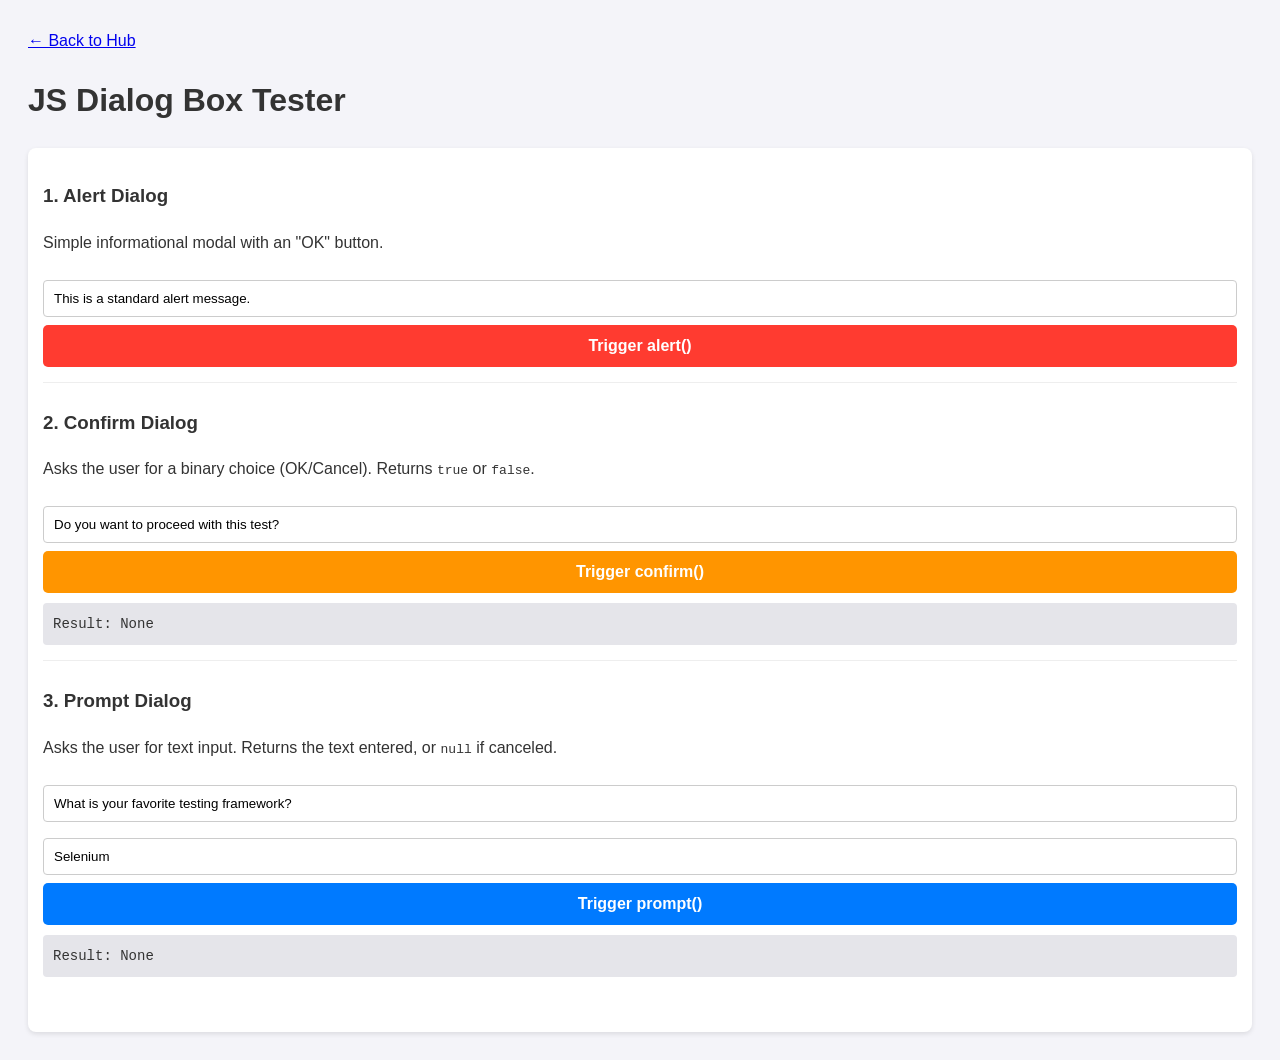
<file: tests/dialog-box/index.html>
<!DOCTYPE html>
<html lang="en">
<head>
    <meta charset="UTF-8">
    <meta name="viewport" content="width=device-width, initial-scale=1.0">
    <title>Dialog Box Test</title>
    <link rel="stylesheet" href="../../style.css">
    <style>
        .section {
            margin-bottom: 25px;
            padding-bottom: 15px;
            border-bottom: 1px solid #eee;
        }
        .section:last-child { border: none; }
        input[type="text"] {
            width: 100%;
            padding: 10px;
            margin: 8px 0;
            box-sizing: border-box;
            border: 1px solid #ccc;
            border-radius: 4px;
        }
        .btn {
            width: 100%;
            padding: 12px;
            color: white;
            border: none;
            border-radius: 5px;
            font-size: 16px;
            cursor: pointer;
            font-weight: bold;
        }
        .btn-alert { background-color: #ff3b30; }
        .btn-confirm { background-color: #ff9500; }
        .btn-prompt { background-color: #007aff; }
        .result-box {
            background: #e5e5ea;
            padding: 10px;
            border-radius: 4px;
            margin-top: 10px;
            font-family: monospace;
            font-size: 14px;
        }
    </style>
</head>
<body>
    <header>
        <a href="../../index.html">← Back to Hub</a>
        <h1>JS Dialog Box Tester</h1>
    </header>

    <main class="card">
        <div class="section">
            <h3>1. Alert Dialog</h3>
            <p>Simple informational modal with an "OK" button.</p>
            <input type="text" id="alert-text" value="This is a standard alert message.">
            <button id="btn-alert" class="btn btn-alert">Trigger alert()</button>
        </div>

        <div class="section">
            <h3>2. Confirm Dialog</h3>
            <p>Asks the user for a binary choice (OK/Cancel). Returns <code>true</code> or <code>false</code>.</p>
            <input type="text" id="confirm-text" value="Do you want to proceed with this test?">
            <button id="btn-confirm" class="btn btn-confirm">Trigger confirm()</button>
            <div class="result-box">Result: <span id="confirm-result">None</span></div>
        </div>

        <div class="section">
            <h3>3. Prompt Dialog</h3>
            <p>Asks the user for text input. Returns the text entered, or <code>null</code> if canceled.</p>
            <input type="text" id="prompt-text" value="What is your favorite testing framework?">
            <input type="text" id="prompt-default" value="Selenium" placeholder="Optional default value">
            <button id="btn-prompt" class="btn btn-prompt">Trigger prompt()</button>
            <div class="result-box">Result: <span id="prompt-result">None</span></div>
        </div>
    </main>

    <script>
        // Alert Logic
        document.getElementById('btn-alert').addEventListener('click', () => {
            const msg = document.getElementById('alert-text').value;
            window.alert(msg);
        });

        // Confirm Logic
        document.getElementById('btn-confirm').addEventListener('click', () => {
            const msg = document.getElementById('confirm-text').value;
            const result = window.confirm(msg);
            document.getElementById('confirm-result').textContent = result ? "TRUE (User clicked OK)" : "FALSE (User clicked Cancel)";
        });

        // Prompt Logic
        document.getElementById('btn-prompt').addEventListener('click', () => {
            const msg = document.getElementById('prompt-text').value;
            const defaultVal = document.getElementById('prompt-default').value;
            const result = window.prompt(msg, defaultVal);
            
            if (result === null) {
                document.getElementById('prompt-result').textContent = "NULL (User canceled)";
            } else if (result === "") {
                document.getElementById('prompt-result').textContent = '"" (User left it blank and hit OK)';
            } else {
                document.getElementById('prompt-result').textContent = `"${result}"`;
            }
        });
    </script>
</body>
</html>
</file>
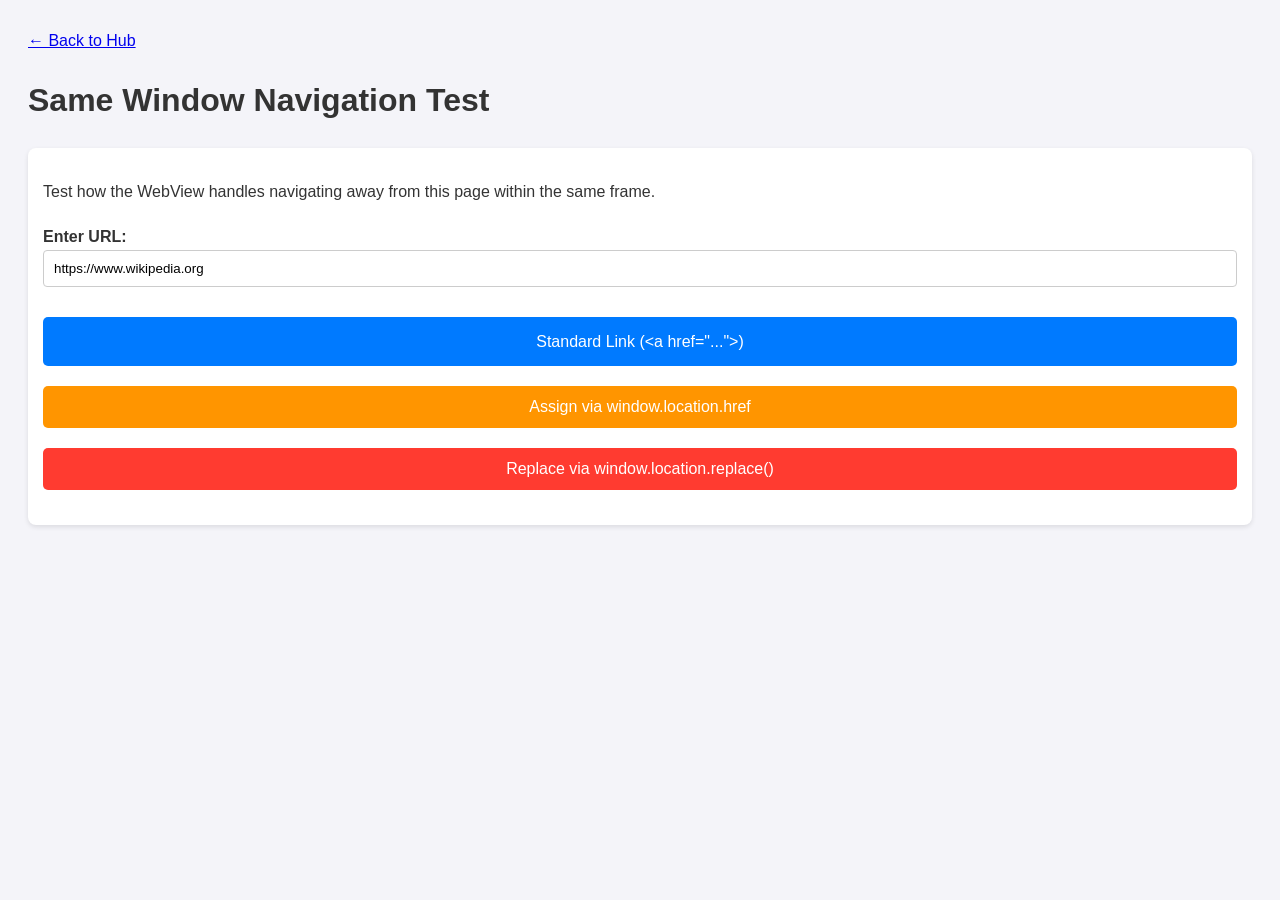
<file: tests/window-navigate/index.html>
<!DOCTYPE html>
<html lang="en">
<head>
    <meta charset="UTF-8">
    <meta name="viewport" content="width=device-width, initial-scale=1.0">
    <title>Same Window Navigation Test</title>
    <link rel="stylesheet" href="../../style.css">
    <style>
        .input-group {
            margin: 20px 0;
        }
        input[type="url"] {
            width: 100%;
            padding: 10px;
            margin-bottom: 10px;
            box-sizing: border-box;
            border: 1px solid #ccc;
            border-radius: 4px;
        }
        .btn {
            width: 100%;
            padding: 12px;
            color: white;
            border: none;
            border-radius: 5px;
            font-size: 16px;
            cursor: pointer;
            margin-bottom: 10px;
            display: block;
            text-align: center;
            text-decoration: none;
            box-sizing: border-box;
        }
        .btn-html { background-color: #007aff; }
        .btn-location { background-color: #ff9500; }
        .btn-replace { background-color: #ff3b30; }
    </style>
</head>
<body>
    <header>
        <a href="../../index.html">← Back to Hub</a>
        <h1>Same Window Navigation Test</h1>
    </header>

    <main class="card">
        <p>Test how the WebView handles navigating away from this page within the same frame.</p>
        
        <div class="input-group">
            <label for="url-input"><strong>Enter URL:</strong></label>
            <input type="url" id="url-input" value="https://www.wikipedia.org" placeholder="https://example.com">
        </div>

        <div class="input-group">
            <a href="https://www.wikipedia.org" id="standard-link" class="btn btn-html">
                Standard Link (&lt;a href="..."&gt;)
            </a>
        </div>

        <div class="input-group">
            <button id="location-btn" class="btn btn-location">Assign via window.location.href</button>
        </div>

        <div class="input-group">
            <button id="replace-btn" class="btn btn-replace">Replace via window.location.replace()</button>
        </div>
    </main>

    <script>
        const urlInput = document.getElementById('url-input');
        const standardLink = document.getElementById('standard-link');
        const locationBtn = document.getElementById('location-btn');
        const replaceBtn = document.getElementById('replace-btn');

        // Helper to format URL
        function getCleanUrl() {
            let url = urlInput.value.trim();
            return url;
        }

        // Sync input with standard HTML link
        urlInput.addEventListener('input', () => {
            standardLink.href = getCleanUrl();
        });

        // Handle window.location.href (Adds to session history)
        locationBtn.addEventListener('click', () => {
            window.location.href = getCleanUrl();
        });

        // Handle window.location.replace (Overwrites current history entry)
        replaceBtn.addEventListener('click', () => {
            window.location.replace(getCleanUrl());
        });
    </script>
</body>
</html>
</file>
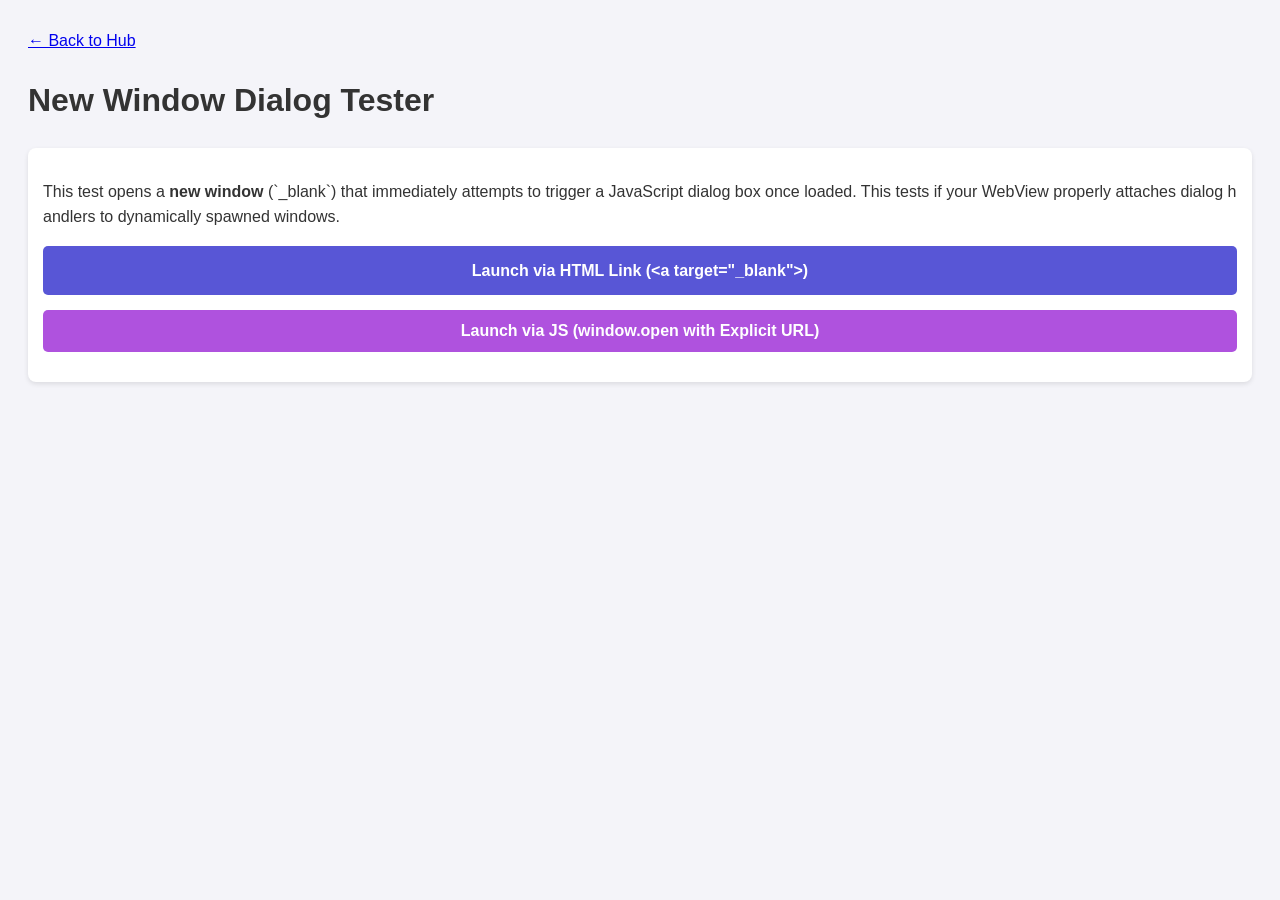
<file: tests/window-open-dialog-box/index.html>
<!DOCTYPE html>
<html lang="en">
<head>
    <meta charset="UTF-8">
    <meta name="viewport" content="width=device-width, initial-scale=1.0">
    <title>New Window Dialog Test</title>
    <link rel="stylesheet" href="../../style.css">
    <style>
        .btn {
            width: 100%;
            padding: 12px;
            color: white;
            border: none;
            border-radius: 5px;
            font-size: 16px;
            cursor: pointer;
            font-weight: bold;
            margin-bottom: 15px;
        }
        .btn-html { background-color: #5856d6; text-decoration: none; display: block; text-align: center; box-sizing: border-box;}
        .btn-js { background-color: #af52de; }
    </style>
</head>
<body>
    <header>
        <a href="../../index.html">← Back to Hub</a>
        <h1>New Window Dialog Tester</h1>
    </header>

    <main class="card">
        <p>This test opens a <strong>new window</strong> (`_blank`) that immediately attempts to trigger a JavaScript dialog box once loaded. This tests if your WebView properly attaches dialog handlers to dynamically spawned windows.</p>
        
        <a href="target.html?method=html" target="_blank" class="btn btn-html">
            Launch via HTML Link (&lt;a target="_blank"&gt;)
        </a>

        <button id="js-launch-btn" class="btn btn-js">
            Launch via JS (window.open with Explicit URL)
        </button>
    </main>

    <script>
        document.getElementById('js-launch-btn').addEventListener('click', () => {
            // FIX: We now explicitly provide a target URL route instead of a blank string ''
            const newWin = window.open('target.html?method=js', '_blank');
            
            if (!newWin) {
                // If the WebView's handler entirely blocks window.open, this falls back safely
                alert('Popup blocked or window.open tracking rejected by WebView configuration.');
            }
        });
    </script>
</body>
</html>
</file>
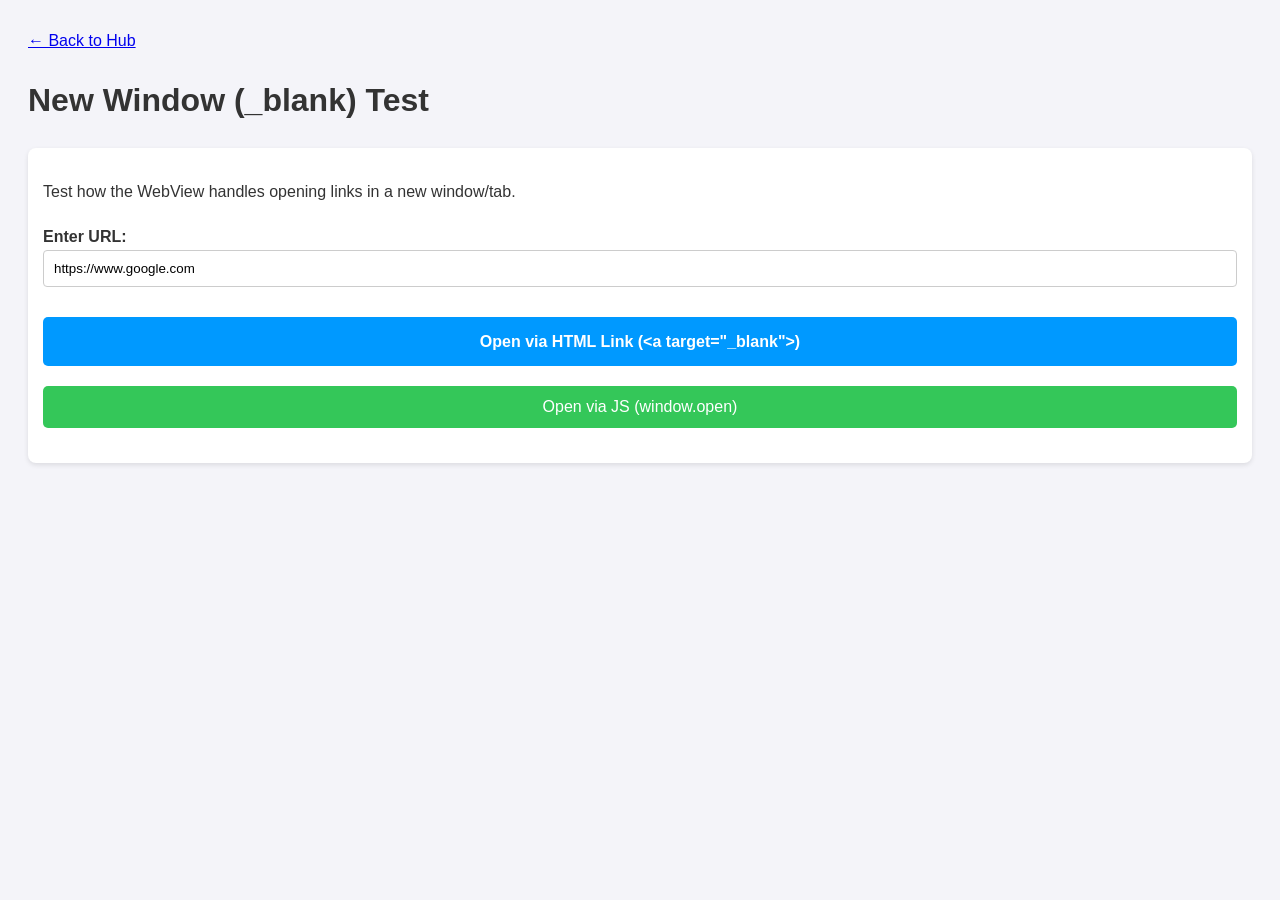
<file: tests/window-open/index.html>
<!DOCTYPE html>
<html lang="en">

<head>
    <meta charset="UTF-8">
    <meta name="viewport" content="width=device-width, initial-scale=1.0">
    <title>New Window Test</title>
    <link rel="stylesheet" href="../../style.css">
    <style>
        .input-group {
            margin: 20px 0;
        }

        input[type="url"] {
            width: 100%;
            padding: 10px;
            margin-bottom: 10px;
            box-sizing: border-box;
            border: 1px solid #ccc;
            border-radius: 4px;
        }

        button {
            width: 100%;
            padding: 12px;
            background-color: #34c759;
            color: white;
            border: none;
            border-radius: 5px;
            font-size: 16px;
            cursor: pointer;
        }
    </style>
</head>

<body>
    <header>
        <a href="../../index.html">← Back to Hub</a>
        <h1>New Window (_blank) Test</h1>
    </header>

    <main class="card">
        <p>Test how the WebView handles opening links in a new window/tab.</p>

        <div class="input-group">
            <label for="url-input"><strong>Enter URL:</strong></label>
            <input type="url" id="url-input" value="https://www.google.com" placeholder="https://example.com">
        </div>

        <div class="input-group">
            <a href="https://www.google.com" target="_blank" id="dynamic-link" class="test-list a"
                style="display: block; width: 100%; padding: 12px; background: #0099ff; color: white; text-decoration: none; border-radius: 5px; text-align: center; font-weight: bold; box-sizing: border-box;">
                Open via HTML Link (&lt;a target="_blank"&gt;)
            </a>
        </div>

        <div class="input-group">
            <button id="js-open-btn">Open via JS (window.open)</button>
        </div>
    </main>

    <script>
        const urlInput = document.getElementById('url-input');
        const dynamicLink = document.getElementById('dynamic-link');
        const jsOpenBtn = document.getElementById('js-open-btn');

        // Sync the input URL with the HTML Anchor tag
        urlInput.addEventListener('input', () => {
            let url = urlInput.value.trim();
            dynamicLink.href = url;
        });

        // Handle the JavaScript window.open method
        jsOpenBtn.addEventListener('click', () => {
            let url = urlInput.value.trim();

            // This triggers the window.open logic
            const newWindow = window.open(url, '_blank');

            if (!newWindow) {
                alert('Popup blocked or window.open failed. Check WebView settings.');
            }
        });
    </script>
</body>

</html>
</file>
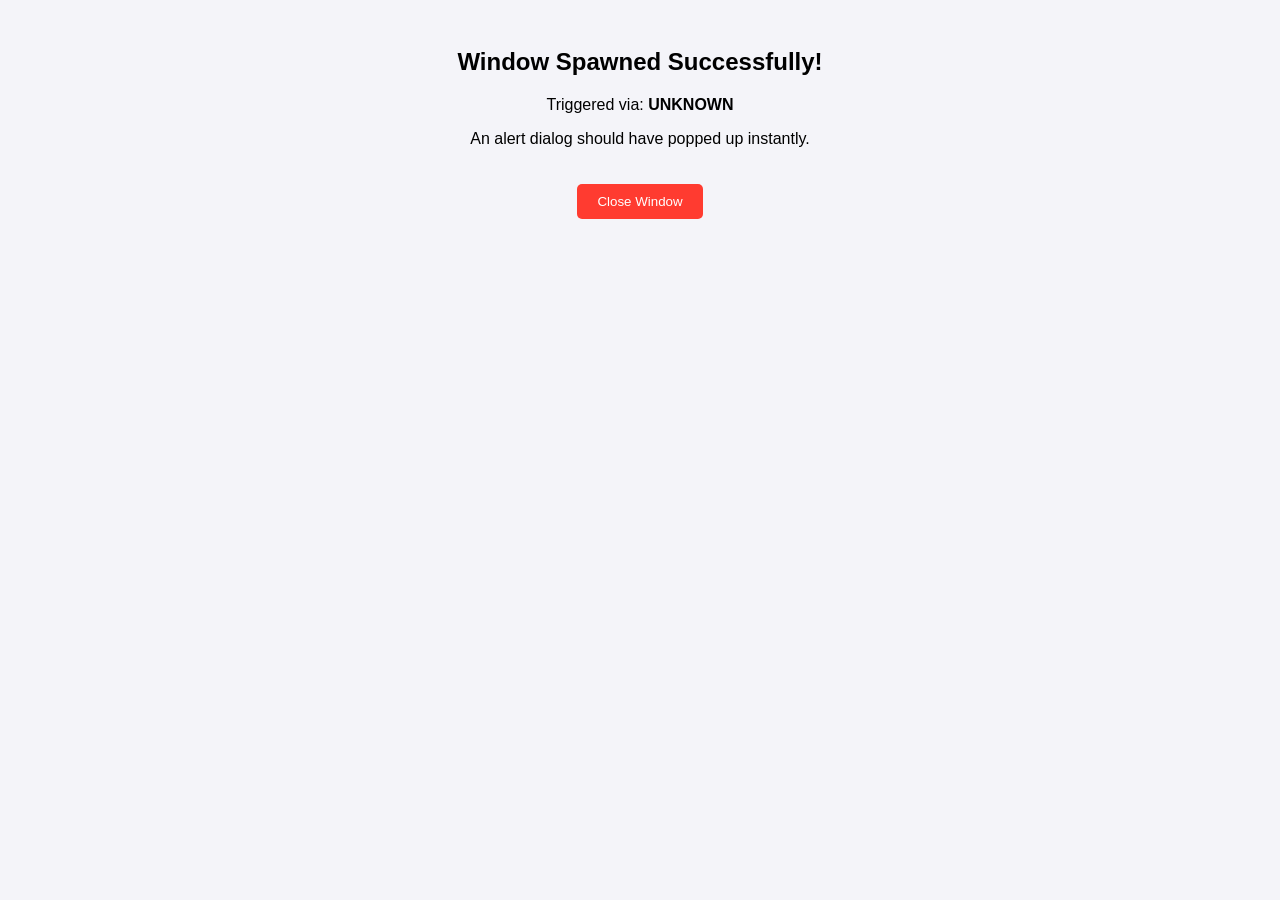
<file: tests/window-open-dialog-box/target.html>
<!DOCTYPE html>
<html lang="en">
<head>
    <meta charset="UTF-8">
    <meta name="viewport" content="width=device-width, initial-scale=1.0">
    <title>Target Window</title>
    <style>
        body { font-family: sans-serif; padding: 20px; text-align: center; background: #f4f4f9; }
        .btn-close { padding: 10px 20px; background: #ff3b30; color: white; border: none; border-radius: 5px; cursor: pointer; margin-top: 20px;}
    </style>
</head>
<body>
    <h2>Window Spawned Successfully!</h2>
    <p>Triggered via: <strong id="launch-method">Unknown</strong></p>
    <p>An alert dialog should have popped up instantly.</p>
    
    <button class="btn-close" onclick="window.close()">Close Window</button>

    <script>
        // Parse URL query parameter to determine the path taken
        const urlParams = new URLSearchParams(window.location.search);
        const method = urlParams.get('method') || 'unknown';
        
        document.getElementById('launch-method').textContent = method.toUpperCase();

        // Trigger the dialog automatically once the DOM finishes mounting
        setTimeout(() => {
            alert(`Success! This alert was fired from a valid window instance opened via: ${method.toUpperCase()}`);
        }, 300);
    </script>
</body>
</html>
</file>
<file: style.css>
body {
    font-family: -apple-system, sans-serif;
    line-height: 1.6;
    padding: 20px;
    background: #f4f4f9;
    color: #333;
}
.card {
    background: white;
    padding: 15px;
    border-radius: 8px;
    box-shadow: 0 2px 5px rgba(0,0,0,0.1);
    word-break: break-all;
}
.test-list {
    list-style: none;
    padding: 0;
}
.test-list li {
    margin-bottom: 10px;
}
.test-list a {
    display: block;
    padding: 15px;
    background: #007aff;
    color: white;
    text-decoration: none;
    border-radius: 5px;
    text-align: center;
}
</file>
